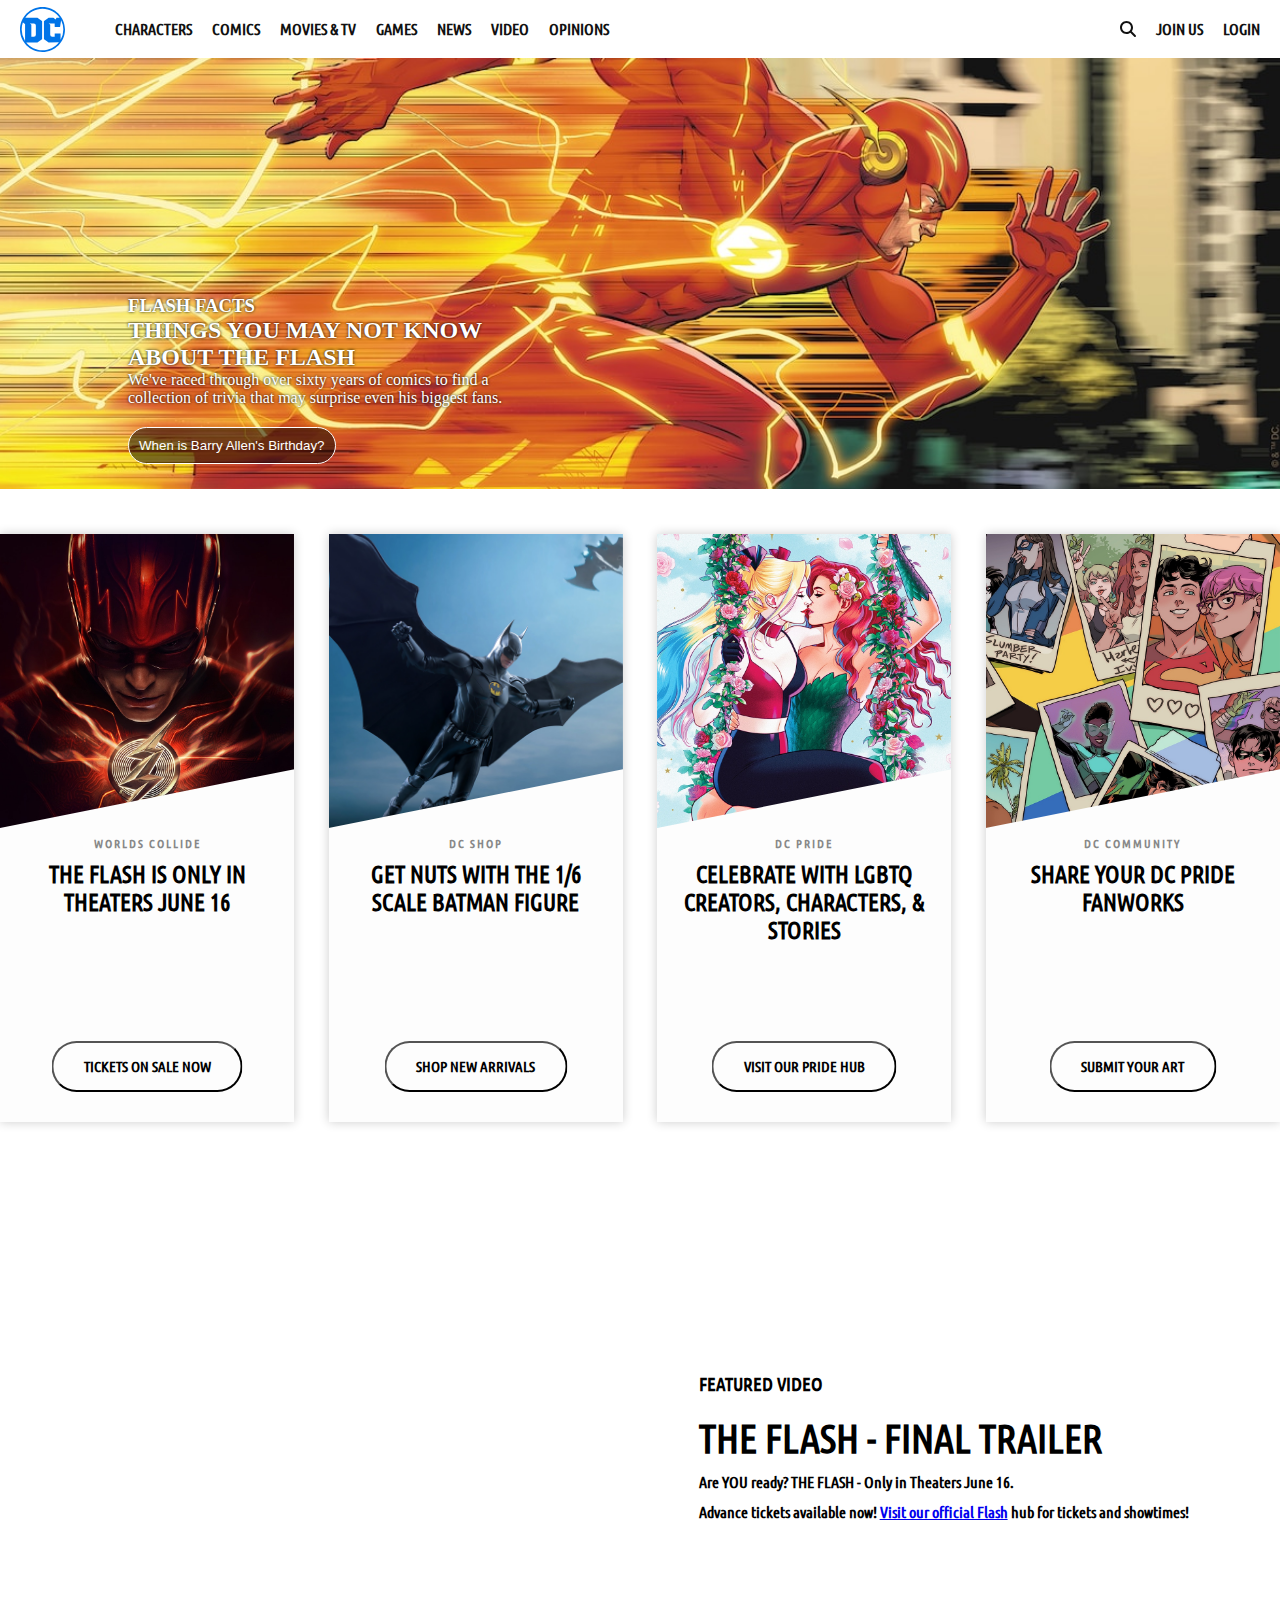
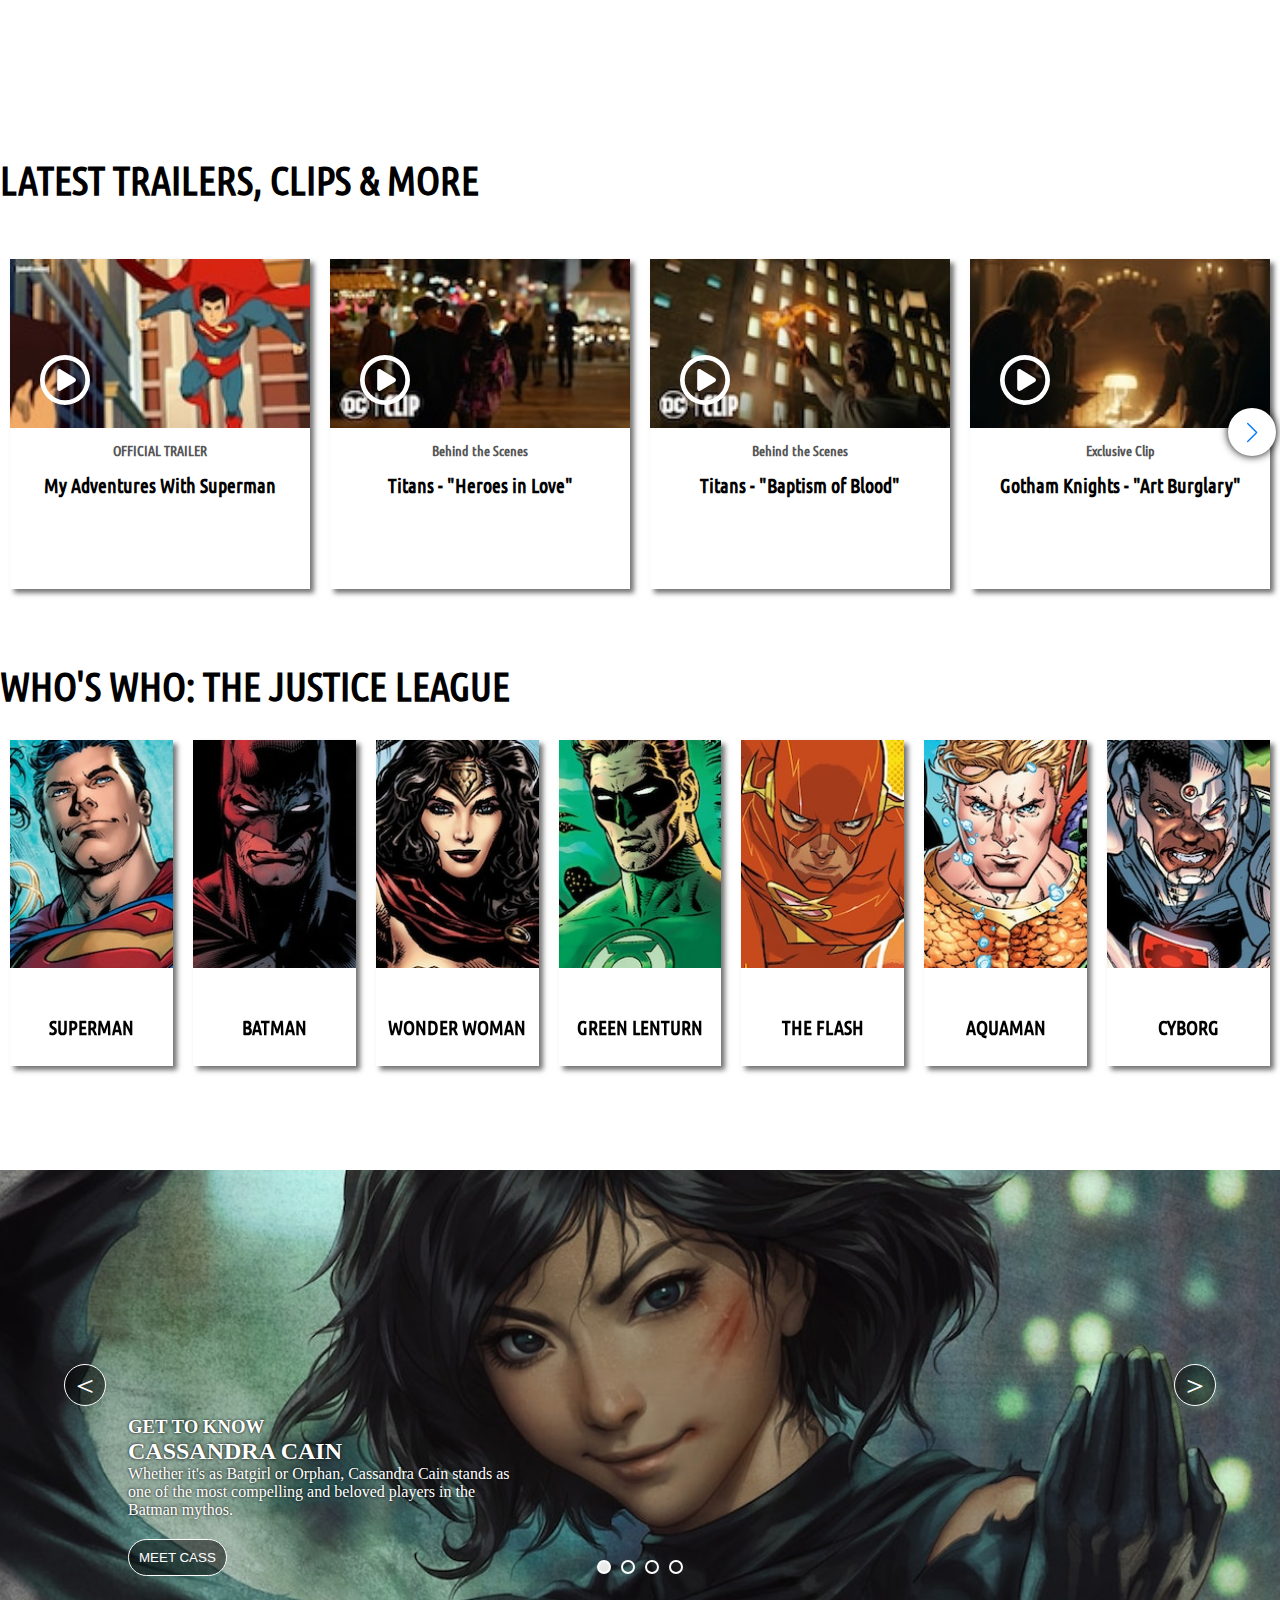
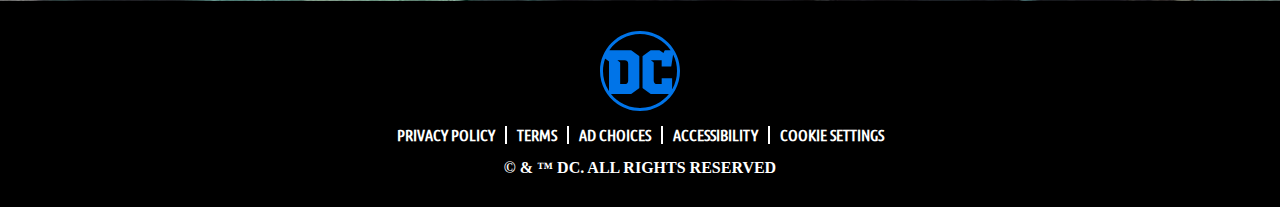
<file: index.html>
<!doctype html><html lang="en"><head><meta charset="UTF-8"><meta name="viewport" content="width=device-width,initial-scale=1"><link rel="shortcut icon" href="./images/svg/dc-logo.svg" type="image/x-icon"><title>DC.com</title><script defer="defer" src="/static/js/main.4be2cc6b.js"></script><link href="/static/css/main.83534546.css" rel="stylesheet"></head><body><div id="root"></div></body></html>
</file>
<file: static/css/main.83534546.css>
body,dd,dl,dt,figcaption,figure,h1,h2,h3,h4,html,ol,p,ul{margin:0;padding:0}body{padding-top:58px}ol,ul{list-style:none}@font-face{font-family:Ubuntu;src:url(/static/media/Ubuntu-Regular.6ebae6bb2ea04cdead4f.woff2) format("woff2")}@font-face{font-family:Ubuntu Condensed;src:url(/static/media/UbuntuCondensed-Regular.e5bce02a514ae8b2ac96.woff2) format("woff2")}main.cont{min-height:calc(100vh - 268px)}.top-area{background-color:#fff;font-family:Ubuntu Condensed,sans-serif;height:58px;left:0;position:fixed;top:0;width:100%;z-index:9999}.gnb{margin:0 auto;max-width:1320px}.gnb ul{align-items:center;display:flex;gap:0 20px;list-style:none}.gnb>ul>li{line-height:58px;position:relative}.gnb a{color:#111;font-weight:700;text-decoration:none;transition:.3s}.gnb a:hover{color:#007aff}.smenu{background-color:#fff;border-radius:10px;display:none;filter:drop-shadow(0 0 5px rgba(0,0,0,.503));left:50%;line-height:2.5;padding:20px;position:absolute;transform:translateX(-50%);white-space:nowrap}.gnb>ul>li:hover .smenu{display:block}.smenu:after{border-bottom:15px solid #fff;border-left:15px solid #0000;border-right:15px solid #0000;content:"";height:0;left:50%;position:absolute;top:-14px;transform:translateX(-50%);width:0}h1{text-align:center}.searchingGnb{background-color:#efefef;border-radius:20px;box-sizing:border-box;display:none;height:40px;left:-230px;line-height:41px;padding:0 5px;position:absolute;top:9px;width:250px}.searchingGnb input{background-color:initial;border:none;font-size:15px;margin-left:10px;margin-top:5px;width:77%}.schbtnGnb{cursor:pointer;margin-left:10px;margin-top:9px}.info{background-color:#000;color:#fff;display:flex;flex-direction:column;padding:30px;text-align:center}.info>ul>li:last-child{font-weight:700}ol.bmenu{display:flex;font-family:Ubuntu Condensed,sans-serif;justify-content:center;margin:15px 0}.bmenu li{padding:0 10px}.bmenu li+li{border-left:2px solid #fff}.bmenu a{color:#fff;font-weight:700;text-decoration:none;transition:.3s}.bmenu a:hover{color:#007aff}.hambtn{background-color:initial;border:none;cursor:pointer;display:none;font-size:30px;height:20px;position:absolute;right:30px;top:10px;width:20px}.hambtn:before{content:"≡"}.top-area.on .hambtn:before{content:"×"}@media screen and (max-width:1320px){body{overflow-x:hidden;padding-top:58px}.top-area{box-sizing:border-box;height:58px;overflow:hidden;padding:0 20px;position:fixed;top:0;transition:.4s ease-out;width:100vw;z-index:9999}.top-area.on{height:100vh}}@media screen and (max-width:1024px){.gnb{background-color:#fff}.gnb>ul>li{position:static}.gnb>ul>li:nth-child(2){border-top:2px solid #ccc}.gnb>ul>li:first-child~li:nth-child(-n+8){background-color:#fff;box-sizing:border-box;left:0;position:absolute;text-indent:50px;width:100%}.gnb>ul>li:nth-child(2){top:58px}.gnb>ul>li:nth-child(3){top:116px}.gnb>ul>li:nth-child(4){top:174px}.gnb>ul>li:nth-child(5){top:232px}.gnb>ul>li:nth-child(6){top:290px}.gnb>ul>li:nth-child(7){top:348px}.gnb>ul>li:nth-child(8){border-bottom:1px solid #000;top:406px}.gnb>ul>li:nth-child(10)>a,.gnb>ul>li:nth-child(11)>a{background-color:#fff;border:2px solid #000;border-radius:30px;left:5%;margin-top:20px;position:absolute;text-align:center;top:464px;transition:.3s;white-space:nowrap;width:40%}.gnb>ul>li:nth-child(11)>a{left:55%}.gnb>ul>li:nth-child(10)>a:hover,.gnb>ul>li:nth-child(11)>a:hover{background-color:#0d6efd;color:#fff}.gnb>ul>li:nth-child(3)>a:after,.gnb>ul>li:nth-child(4)>a:after{content:"▼";font-size:11px;margin-left:5px;vertical-align:2px}.searchingGnb{left:80px;width:80%}.hambtn{display:block}.smenu{left:5%;transform:none;z-index:1}}.banner{overflow:hidden;position:relative}.bantit{bottom:0;color:#fff;left:0;padding:25px 25px 25px 10vw;position:absolute;text-align:left;text-shadow:0 0 3px #000;width:30%}.bantit button{margin-top:20px}.slider{display:flex;left:0;position:relative}.slider li{flex-shrink:0;position:relative;width:100%}.banner button{background-color:initial;background-color:#00000080;border:1px solid #fff;border-radius:20px;color:#fff;padding:10px}.banner button:hover{background-color:#0074e8}.banner img{height:100%;object-fit:cover;width:100%}.banner .abtn{border-radius:50%;box-sizing:initial;cursor:pointer;font-size:30px;height:40px;line-height:40px;padding:0;position:absolute;top:50%;transform:translateY(-50%);width:40px}.lb{left:5vw}.rb{right:5vw}.indic{bottom:3vh;display:flex;left:50%;position:absolute;transform:translateX(-50%)}.indic li{border:2px solid #fff;border-radius:50%;cursor:pointer;height:10px;margin:0 5px;text-shadow:0 0 2px #000;width:10px}.indic li.on{background-color:#ffffffe6}.vidbox{margin-top:30px;position:relative}.vidbox>div{display:flex;margin:0 auto;max-width:1320px;padding:24px}.vidbox.on{background-color:#0074e8;color:#fff}.vidbox.on a{color:#fff}.vb1{aspect-ratio:4/3;width:55%}.vb1 iframe{border:none;height:100%;width:100%}.vb2{display:flex;flex-direction:column;font-family:Ubuntu Condensed,sans-serif;justify-content:center;padding:30px;text-align-last:left;width:45%}.vb2 h2{font-size:40px;margin:20px 0 5px}.vb2 p{font-weight:700;line-height:30px}.vb2 .desc{margin-top:20px}@media screen and (max-width:1024px){.vidbox>div{flex-direction:column}.vidbox>div>div{width:100%}}@font-face{font-family:swiper-icons;font-style:normal;font-weight:400;src:url("data:application/font-woff;charset=utf-8;base64, [base64]//wADZ2x5ZgAAAywAAADMAAAD2MHtryVoZWFkAAABbAAAADAAAAA2E2+eoWhoZWEAAAGcAAAAHwAAACQC9gDzaG10eAAAAigAAAAZAAAArgJkABFsb2NhAAAC0AAAAFoAAABaFQAUGG1heHAAAAG8AAAAHwAAACAAcABAbmFtZQAAA/gAAAE5AAACXvFdBwlwb3N0AAAFNAAAAGIAAACE5s74hXjaY2BkYGAAYpf5Hu/j+W2+MnAzMYDAzaX6QjD6/4//Bxj5GA8AuRwMYGkAPywL13jaY2BkYGA88P8Agx4j+/8fQDYfA1AEBWgDAIB2BOoAeNpjYGRgYNBh4GdgYgABEMnIABJzYNADCQAACWgAsQB42mNgYfzCOIGBlYGB0YcxjYGBwR1Kf2WQZGhhYGBiYGVmgAFGBiQQkOaawtDAoMBQxXjg/wEGPcYDDA4wNUA2CCgwsAAAO4EL6gAAeNpj2M0gyAACqxgGNWBkZ2D4/wMA+xkDdgAAAHjaY2BgYGaAYBkGRgYQiAHyGMF8FgYHIM3DwMHABGQrMOgyWDLEM1T9/w8UBfEMgLzE////P/5//f/V/xv+r4eaAAeMbAxwIUYmIMHEgKYAYjUcsDAwsLKxc3BycfPw8jEQA/[base64]/uznmfPFBNODM2K7MTQ45YEAZqGP81AmGGcF3iPqOop0r1SPTaTbVkfUe4HXj97wYE+yNwWYxwWu4v1ugWHgo3S1XdZEVqWM7ET0cfnLGxWfkgR42o2PvWrDMBSFj/IHLaF0zKjRgdiVMwScNRAoWUoH78Y2icB/yIY09An6AH2Bdu/UB+yxopYshQiEvnvu0dURgDt8QeC8PDw7Fpji3fEA4z/PEJ6YOB5hKh4dj3EvXhxPqH/SKUY3rJ7srZ4FZnh1PMAtPhwP6fl2PMJMPDgeQ4rY8YT6Gzao0eAEA409DuggmTnFnOcSCiEiLMgxCiTI6Cq5DZUd3Qmp10vO0LaLTd2cjN4fOumlc7lUYbSQcZFkutRG7g6JKZKy0RmdLY680CDnEJ+UMkpFFe1RN7nxdVpXrC4aTtnaurOnYercZg2YVmLN/d/gczfEimrE/fs/bOuq29Zmn8tloORaXgZgGa78yO9/cnXm2BpaGvq25Dv9S4E9+5SIc9PqupJKhYFSSl47+Qcr1mYNAAAAeNptw0cKwkAAAMDZJA8Q7OUJvkLsPfZ6zFVERPy8qHh2YER+3i/BP83vIBLLySsoKimrqKqpa2hp6+jq6RsYGhmbmJqZSy0sraxtbO3sHRydnEMU4uR6yx7JJXveP7WrDycAAAAAAAH//wACeNpjYGRgYOABYhkgZgJCZgZNBkYGLQZtIJsFLMYAAAw3ALgAeNolizEKgDAQBCchRbC2sFER0YD6qVQiBCv/H9ezGI6Z5XBAw8CBK/m5iQQVauVbXLnOrMZv2oLdKFa8Pjuru2hJzGabmOSLzNMzvutpB3N42mNgZGBg4GKQYzBhYMxJLMlj4GBgAYow/P/PAJJhLM6sSoWKfWCAAwDAjgbRAAB42mNgYGBkAIIbCZo5IPrmUn0hGA0AO8EFTQAA")}:root{--swiper-theme-color:#007aff}:host{display:block;margin-left:auto;margin-right:auto;position:relative;z-index:1}.swiper{display:block;list-style:none;margin-left:auto;margin-right:auto;overflow:hidden;padding:0;position:relative;z-index:1}.swiper-vertical>.swiper-wrapper{flex-direction:column}.swiper-wrapper{box-sizing:initial;display:flex;height:100%;position:relative;transition-property:transform;transition-timing-function:ease;transition-timing-function:var(--swiper-wrapper-transition-timing-function,initial);width:100%;z-index:1}.swiper-android .swiper-slide,.swiper-ios .swiper-slide,.swiper-wrapper{transform:translateZ(0)}.swiper-horizontal{touch-action:pan-y}.swiper-vertical{touch-action:pan-x}.swiper-slide{display:block;flex-shrink:0;height:100%;position:relative;transition-property:transform;width:100%}.swiper-slide-invisible-blank{visibility:hidden}.swiper-autoheight,.swiper-autoheight .swiper-slide{height:auto}.swiper-autoheight .swiper-wrapper{align-items:flex-start;transition-property:transform,height}.swiper-backface-hidden .swiper-slide{-webkit-backface-visibility:hidden;backface-visibility:hidden;transform:translateZ(0)}.swiper-3d.swiper-css-mode .swiper-wrapper{perspective:1200px}.swiper-3d .swiper-wrapper{transform-style:preserve-3d}.swiper-3d{perspective:1200px}.swiper-3d .swiper-cube-shadow,.swiper-3d .swiper-slide{transform-style:preserve-3d}.swiper-css-mode>.swiper-wrapper{-ms-overflow-style:none;overflow:auto;scrollbar-width:none}.swiper-css-mode>.swiper-wrapper::-webkit-scrollbar{display:none}.swiper-css-mode>.swiper-wrapper>.swiper-slide{scroll-snap-align:start start}.swiper-css-mode.swiper-horizontal>.swiper-wrapper{scroll-snap-type:x mandatory}.swiper-css-mode.swiper-vertical>.swiper-wrapper{scroll-snap-type:y mandatory}.swiper-css-mode.swiper-free-mode>.swiper-wrapper{scroll-snap-type:none}.swiper-css-mode.swiper-free-mode>.swiper-wrapper>.swiper-slide{scroll-snap-align:none}.swiper-css-mode.swiper-centered>.swiper-wrapper:before{content:"";flex-shrink:0;order:9999}.swiper-css-mode.swiper-centered>.swiper-wrapper>.swiper-slide{scroll-snap-align:center center;scroll-snap-stop:always}.swiper-css-mode.swiper-centered.swiper-horizontal>.swiper-wrapper>.swiper-slide:first-child{margin-inline-start:var(--swiper-centered-offset-before)}.swiper-css-mode.swiper-centered.swiper-horizontal>.swiper-wrapper:before{height:100%;min-height:1px;width:var(--swiper-centered-offset-after)}.swiper-css-mode.swiper-centered.swiper-vertical>.swiper-wrapper>.swiper-slide:first-child{margin-block-start:var(--swiper-centered-offset-before)}.swiper-css-mode.swiper-centered.swiper-vertical>.swiper-wrapper:before{height:var(--swiper-centered-offset-after);min-width:1px;width:100%}.swiper-3d .swiper-slide-shadow,.swiper-3d .swiper-slide-shadow-bottom,.swiper-3d .swiper-slide-shadow-left,.swiper-3d .swiper-slide-shadow-right,.swiper-3d .swiper-slide-shadow-top{height:100%;left:0;pointer-events:none;position:absolute;top:0;width:100%;z-index:10}.swiper-3d .swiper-slide-shadow{background:#00000026}.swiper-3d .swiper-slide-shadow-left{background-image:linear-gradient(270deg,#00000080,#0000)}.swiper-3d .swiper-slide-shadow-right{background-image:linear-gradient(90deg,#00000080,#0000)}.swiper-3d .swiper-slide-shadow-top{background-image:linear-gradient(0deg,#00000080,#0000)}.swiper-3d .swiper-slide-shadow-bottom{background-image:linear-gradient(180deg,#00000080,#0000)}.swiper-lazy-preloader{border:4px solid #007aff;border:4px solid var(--swiper-preloader-color,var(--swiper-theme-color));border-radius:50%;border-top:4px solid #0000;box-sizing:border-box;height:42px;left:50%;margin-left:-21px;margin-top:-21px;position:absolute;top:50%;transform-origin:50%;width:42px;z-index:10}.swiper-watch-progress .swiper-slide-visible .swiper-lazy-preloader,.swiper:not(.swiper-watch-progress) .swiper-lazy-preloader{animation:swiper-preloader-spin 1s linear infinite}.swiper-lazy-preloader-white{--swiper-preloader-color:#fff}.swiper-lazy-preloader-black{--swiper-preloader-color:#000}@keyframes swiper-preloader-spin{0%{transform:rotate(0deg)}to{transform:rotate(1turn)}}:root{--swiper-navigation-size:44px}.swiper-button-next,.swiper-button-prev{align-items:center;color:var(--swiper-theme-color);color:var(--swiper-navigation-color,var(--swiper-theme-color));cursor:pointer;display:flex;height:44px;height:var(--swiper-navigation-size);justify-content:center;margin-top:-22px;margin-top:calc(0px - var(--swiper-navigation-size)/2);position:absolute;top:50%;top:var(--swiper-navigation-top-offset,50%);width:27px;width:calc(var(--swiper-navigation-size)/44*27);z-index:10}.swiper-button-next.swiper-button-disabled,.swiper-button-prev.swiper-button-disabled{cursor:auto;opacity:.35;pointer-events:none}.swiper-button-next.swiper-button-hidden,.swiper-button-prev.swiper-button-hidden{cursor:auto;opacity:0;pointer-events:none}.swiper-navigation-disabled .swiper-button-next,.swiper-navigation-disabled .swiper-button-prev{display:none!important}.swiper-button-next svg,.swiper-button-prev svg{height:100%;object-fit:contain;transform-origin:center;width:100%}.swiper-rtl .swiper-button-next svg,.swiper-rtl .swiper-button-prev svg{transform:rotate(180deg)}.swiper-button-prev,.swiper-rtl .swiper-button-next{left:10px;left:var(--swiper-navigation-sides-offset,10px);right:auto}.swiper-button-lock{display:none}.swiper-button-next:after,.swiper-button-prev:after{font-family:swiper-icons;font-size:44px;font-size:var(--swiper-navigation-size);font-variant:normal;letter-spacing:0;line-height:1;text-transform:none!important}.swiper-button-prev:after,.swiper-rtl .swiper-button-next:after{content:"prev"}.swiper-button-next,.swiper-rtl .swiper-button-prev{left:auto;right:10px;right:var(--swiper-navigation-sides-offset,10px)}.swiper-button-next:after,.swiper-rtl .swiper-button-prev:after{content:"next"}.swiper{box-sizing:border-box;margin:20px 0;padding:10px}.sw-inbox{aspect-ratio:1/1.1;box-shadow:4px 4px 5px rgba(0,0,0,.553);cursor:pointer;-webkit-user-select:none;user-select:none;width:100%}.vid-img{vertical-align:top}.vid-img img{height:100%;object-fit:cover;width:100%}.vid-tit{font-family:Ubuntu Condensed,sans-serif;padding:15px}.vid-tit h4{color:#555;font-size:14px}.vid-tit h3{font-size:20px;margin-top:15px}.swiper-button-next,.swiper-button-prev{background-color:#fff;border-radius:50%;box-shadow:0 0 10px #000;height:60px;width:60px}.swiper-button-next{transform:scale(.8) translateX(15px)}.swiper-button-prev{transform:scale(.8) translateX(-15px)}.swiper-button-next.swiper-button-disabled,.swiper-button-prev.swiper-button-disabled{display:none}.swiper-button-next:after,.swiper-button-prev:after{font-size:25px}.swiper-button-next:hover:after,.swiper-button-prev:hover:after{color:#000}@media screen and (max-width:1200px){.vid-tit h3{font-size:14px;margin-top:10px}}@media screen and (max-width:800px){.play-vid{width:90vw}.play-vid .cbtn{right:0;top:-100px}}.vid-swbox{margin:40px auto;max-width:1320px}.vid-bx{background-color:rgba(0,0,0,.742);display:none;height:100vh;left:0;position:fixed;top:0;width:100vw;z-index:999999}.play-vid{aspect-ratio:16/9;left:50%;position:absolute;top:50%;transform:translate(-50%,-50%);width:60vw}.ifr-tit{bottom:100%;color:#fff;font-family:Ubuntu Condensed,sans-serif;font-size:35px;padding:5px;position:absolute;text-align:center;width:100%}.play-vid iframe{border:none;height:100%;width:100%}.play-vid button.cbtn{background-color:initial;border:1px solid #fff;border-radius:50%;color:#fff;cursor:pointer;font-size:50px;height:50px;line-height:40px;position:absolute;right:-50px;top:-50px;width:50px}.swiper-pagination{position:absolute;text-align:center;transform:translateZ(0);transition:opacity .3s;z-index:10}.swiper-pagination.swiper-pagination-hidden{opacity:0}.swiper-pagination-disabled>.swiper-pagination,.swiper-pagination.swiper-pagination-disabled{display:none!important}.swiper-horizontal>.swiper-pagination-bullets,.swiper-pagination-bullets.swiper-pagination-horizontal,.swiper-pagination-custom,.swiper-pagination-fraction{bottom:8px;bottom:var(--swiper-pagination-bottom,8px);left:0;top:auto;top:var(--swiper-pagination-top,auto);width:100%}.swiper-pagination-bullets-dynamic{font-size:0;overflow:hidden}.swiper-pagination-bullets-dynamic .swiper-pagination-bullet{position:relative;transform:scale(.33)}.swiper-pagination-bullets-dynamic .swiper-pagination-bullet-active,.swiper-pagination-bullets-dynamic .swiper-pagination-bullet-active-main{transform:scale(1)}.swiper-pagination-bullets-dynamic .swiper-pagination-bullet-active-prev{transform:scale(.66)}.swiper-pagination-bullets-dynamic .swiper-pagination-bullet-active-prev-prev{transform:scale(.33)}.swiper-pagination-bullets-dynamic .swiper-pagination-bullet-active-next{transform:scale(.66)}.swiper-pagination-bullets-dynamic .swiper-pagination-bullet-active-next-next{transform:scale(.33)}.swiper-pagination-bullet{background:#000;background:var(--swiper-pagination-bullet-inactive-color,#000);border-radius:50%;border-radius:var(--swiper-pagination-bullet-border-radius,50%);display:inline-block;height:8px;height:var(--swiper-pagination-bullet-height,var(--swiper-pagination-bullet-size,8px));opacity:.2;opacity:var(--swiper-pagination-bullet-inactive-opacity,.2);width:8px;width:var(--swiper-pagination-bullet-width,var(--swiper-pagination-bullet-size,8px))}button.swiper-pagination-bullet{-webkit-appearance:none;appearance:none;border:none;box-shadow:none;margin:0;padding:0}.swiper-pagination-clickable .swiper-pagination-bullet{cursor:pointer}.swiper-pagination-bullet:only-child{display:none!important}.swiper-pagination-bullet-active{background:var(--swiper-theme-color);background:var(--swiper-pagination-color,var(--swiper-theme-color));opacity:1;opacity:var(--swiper-pagination-bullet-opacity,1)}.swiper-pagination-vertical.swiper-pagination-bullets,.swiper-vertical>.swiper-pagination-bullets{left:auto;left:var(--swiper-pagination-left,auto);right:8px;right:var(--swiper-pagination-right,8px);top:50%;transform:translate3d(0,-50%,0)}.swiper-pagination-vertical.swiper-pagination-bullets .swiper-pagination-bullet,.swiper-vertical>.swiper-pagination-bullets .swiper-pagination-bullet{display:block;margin:6px 0;margin:var(--swiper-pagination-bullet-vertical-gap,6px) 0}.swiper-pagination-vertical.swiper-pagination-bullets.swiper-pagination-bullets-dynamic,.swiper-vertical>.swiper-pagination-bullets.swiper-pagination-bullets-dynamic{top:50%;transform:translateY(-50%);width:8px}.swiper-pagination-vertical.swiper-pagination-bullets.swiper-pagination-bullets-dynamic .swiper-pagination-bullet,.swiper-vertical>.swiper-pagination-bullets.swiper-pagination-bullets-dynamic .swiper-pagination-bullet{display:inline-block;transition:transform .2s,top .2s}.swiper-horizontal>.swiper-pagination-bullets .swiper-pagination-bullet,.swiper-pagination-horizontal.swiper-pagination-bullets .swiper-pagination-bullet{margin:0 4px;margin:0 var(--swiper-pagination-bullet-horizontal-gap,4px)}.swiper-horizontal>.swiper-pagination-bullets.swiper-pagination-bullets-dynamic,.swiper-pagination-horizontal.swiper-pagination-bullets.swiper-pagination-bullets-dynamic{left:50%;transform:translateX(-50%);white-space:nowrap}.swiper-horizontal>.swiper-pagination-bullets.swiper-pagination-bullets-dynamic .swiper-pagination-bullet,.swiper-pagination-horizontal.swiper-pagination-bullets.swiper-pagination-bullets-dynamic .swiper-pagination-bullet{transition:transform .2s,left .2s}.swiper-horizontal.swiper-rtl>.swiper-pagination-bullets-dynamic .swiper-pagination-bullet{transition:transform .2s,right .2s}.swiper-pagination-fraction{color:inherit;color:var(--swiper-pagination-fraction-color,inherit)}.swiper-pagination-progressbar{background:#00000040;background:var(--swiper-pagination-progressbar-bg-color,#00000040);position:absolute}.swiper-pagination-progressbar .swiper-pagination-progressbar-fill{background:var(--swiper-theme-color);background:var(--swiper-pagination-color,var(--swiper-theme-color));height:100%;left:0;position:absolute;top:0;transform:scale(0);transform-origin:left top;width:100%}.swiper-rtl .swiper-pagination-progressbar .swiper-pagination-progressbar-fill{transform-origin:right top}.swiper-horizontal>.swiper-pagination-progressbar,.swiper-pagination-progressbar.swiper-pagination-horizontal,.swiper-pagination-progressbar.swiper-pagination-vertical.swiper-pagination-progressbar-opposite,.swiper-vertical>.swiper-pagination-progressbar.swiper-pagination-progressbar-opposite{height:4px;height:var(--swiper-pagination-progressbar-size,4px);left:0;top:0;width:100%}.swiper-horizontal>.swiper-pagination-progressbar.swiper-pagination-progressbar-opposite,.swiper-pagination-progressbar.swiper-pagination-horizontal.swiper-pagination-progressbar-opposite,.swiper-pagination-progressbar.swiper-pagination-vertical,.swiper-vertical>.swiper-pagination-progressbar{height:100%;left:0;top:0;width:4px;width:var(--swiper-pagination-progressbar-size,4px)}.swiper-pagination-lock{display:none}.swiper{height:400px;width:100%}.swiper-slide{align-items:center;background:#fff;display:flex;font-size:18px;justify-content:center;text-align:center}.swiper-slide img{display:block;height:100%;object-fit:cover;width:100%}.cat-swbox{margin:40px auto;max-width:1320px}#app{height:100%}.swiper.mySwiper2{box-sizing:border-box;margin:20px 0;padding:10px;width:100%}.mySwiper2 .swiper-slide{align-items:center;aspect-ratio:1/2;background:#fff;display:flex;font-size:18px;justify-content:center;text-align:center}.mySwiper2 .swiper-slide img{display:block;height:100%;object-fit:cover;width:100%}.tit{font-family:Ubuntu Condensed,sans-serif;font-size:40px}.sw-inbox2{aspect-ratio:1/2;box-shadow:4px 4px 5px rgba(0,0,0,.553);cursor:pointer;-webkit-user-select:none;user-select:none}.cat-img2,.sw-inbox2{left:0;position:absolute;top:0;width:100%}.cat-img2{height:70%}.cat-img2 img{height:100%;object-fit:cover}.cat-img2 img,.cat-tit2{position:absolute;width:100%}.cat-tit2{font-family:Ubuntu Condensed,sans-serif;height:30%;left:0;top:70%}.cat-tit2 h3{font-size:min(20px,3vw);height:100%;line-height:6;white-space:nowrap}.mySwiper2 a{color:#000;text-decoration:none}.mySwiper2 .swiper-button-next,.mySwiper2 .swiper-button-prev{background-color:#fff;border-radius:50%;box-shadow:0 0 10px #000;height:60px;width:60px}.mySwiper2 .swiper-button-next{transform:scale(.8) translateX(15px)}.mySwiper2 .swiper-button-prev{transform:scale(.8) translateX(-15px)}.mySwiper2 .swiper-button-next.swiper-button-disabled,.mySwiper2 .swiper-button-prev.swiper-button-disabled{display:none}.sec-intro{display:flex;flex-wrap:wrap;font-family:Ubuntu Condensed,sans-serif;gap:2vh 0;justify-content:space-between;margin:5vh auto 0;max-width:1320px;padding-bottom:30px;position:relative}.sec-intro>div{aspect-ratio:1/1.7;background-color:#fdfdfd;box-shadow:0 0 10px #0003;flex-basis:23%;position:relative}.imbx img{-webkit-clip-path:polygon(0 0,100% 0,100% 80%,0 100%);clip-path:polygon(0 0,100% 0,100% 80%,0 100%);max-width:100%}.titbx{text-align:center}.titbx h3{color:#888;font-size:12px;letter-spacing:2px;margin-bottom:5px;padding:6px 0}.titbx h2{margin-bottom:8px;padding:0 20px}.btnbx{bottom:30px;left:50%;position:absolute;transform:translateX(-50%);white-space:nowrap}.btnbx button{background-color:initial;border-radius:25px;cursor:pointer;font-family:Ubuntu Condensed,sans-serif;font-size:15px;font-weight:700;padding:15px 30px;transition:.4s}.btnbx button:hover{background-color:#0074eb;color:#fff}@media screen and (max-width:1300px){.sec-intro>div{aspect-ratio:1/2}}@media screen and (max-width:1024px){.sec-intro>div{aspect-ratio:1/1.6;flex-basis:49%}.titbx h3{font-size:1.2vw}.titbx h2{font-size:2vw}.btnbx button{font-size:1.5vw}}@media screen and (max-width:570px){.sec-intro>div{aspect-ratio:1/1.4;flex-basis:100%}.titbx h3{font-size:2vw}.titbx h2{font-size:5vw}.btnbx button{font-size:3vw}}.detail{font-family:Ubuntu Condensed,sans-serif}.desc-box{margin:0 auto;max-width:80%}.detail h2{font-size:50px;margin:16px 0 8px}.detail p{font-size:16px;line-height:2;margin-bottom:16px}.facts{background-color:#eee;padding:16px}.facts>div{margin:0 auto;max-width:80%}.facts h3{font-size:45px}.facts table td{padding:15px 0}.clist{display:flex;flex-wrap:wrap;gap:10px 1.3%}.clist li{aspect-ratio:1/2;width:24%}.clist li img{height:100%;object-fit:cover;width:100%}.clist li h3{font-family:Ubuntu Condensed,sans-serif;font-size:min(23px,1.7vw);padding:15px;text-align:center;white-space:nowrap}.searching{background-color:#efefef;border-radius:20px;box-sizing:border-box;height:40px;padding:0 5px;width:250px}.searching input{background-color:initial;border:none;font-size:15px;margin-left:10px;margin-top:5px;width:77%}input:focus{outline:none}.schbtn{cursor:pointer;margin-left:10px;margin-top:9px}.restit{font-size:min(35px,4vw);margin:10px}.schbx{display:flex;font-family:Ubuntu Condensed,sans-serif;margin:20px auto;max-width:1320px;min-height:600px;padding:20px}.schopt{width:30%}.listbx{width:70%}.sortbx{overflow:hidden;padding-bottom:15px}.sel{border:none;float:right;font-family:Ubuntu Condensed,sans-serif;font-size:20px;font-weight:700;letter-spacing:4px}.sel:focus{outline:none}.chkbx h2{margin:15px 0 5px}.spbtn{cursor:pointer;display:block;float:right;font-size:30px;line-height:25px;margin-right:5px}.chkbx ol>li{font-size:18px;font-weight:700;padding:10px}.chkbx input[type=checkbox]{display:none}.chklb{background-color:#ccc;display:block;float:right;height:20px;width:20px}input:checked+.chklb{background-color:#0d6efd;font-weight:700;text-align:center}input:checked+.chklb:before{color:#fff;content:"√";line-height:0}.outbx{padding:25px}.membx{border:1px solid #555;font-family:Ubuntu Condensed,sans-serif;margin:0 auto;max-width:700px;min-height:600px;padding:15px}.membx h2{font-size:30px;padding:15px;text-align:center;text-decoration:underline;text-decoration-style:double}.membx li{padding:25px;position:relative}.membx label{display:inline-block;font-size:20px;text-align:right;white-space:nowrap;width:25%}.membx input{font-family:Ubuntu Condensed,sans-serif;font-size:20px;height:3vh;margin-left:5%;vertical-align:initial;width:60%}.membx .msg{font-size:14px;font-weight:700;left:31%;padding:5px 0;position:absolute;width:50%}.membx .sbtn{background-color:#0d6efd;border:4px solid #00008b;color:#fff;cursor:pointer;float:right;font-family:Ubuntu Condensed,sans-serif;font-size:20px;font-weight:700;margin-right:9%;padding:15px;transition:.3s}.membx .sbtn:hover{background-color:#fd7e14}.membx ul li:last-child{text-align:center}.membx ul li:last-child a{color:#0d6efd;text-decoration:none}.membx ul li:last-child a:hover{color:#fd7e14;text-decoration:overline;text-decoration-style:wavy}
/*# sourceMappingURL=main.83534546.css.map*/
</file>
